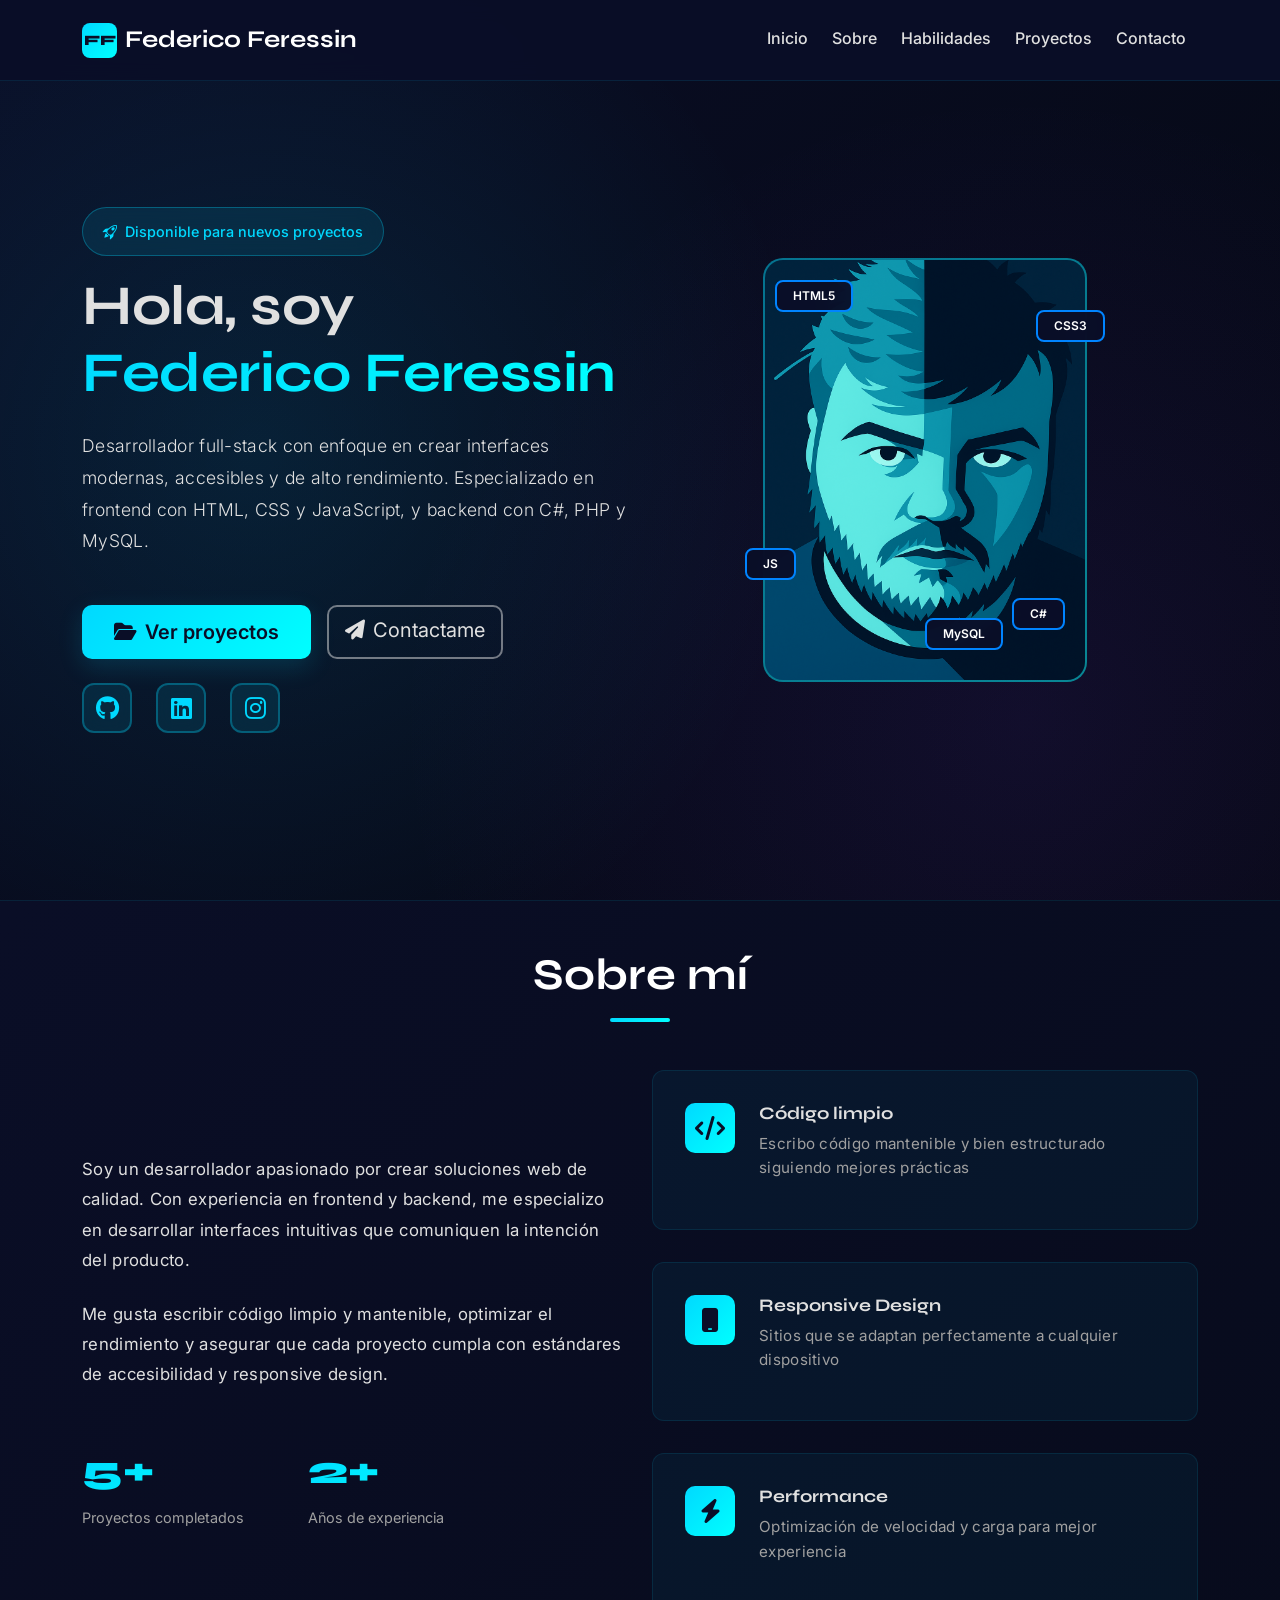
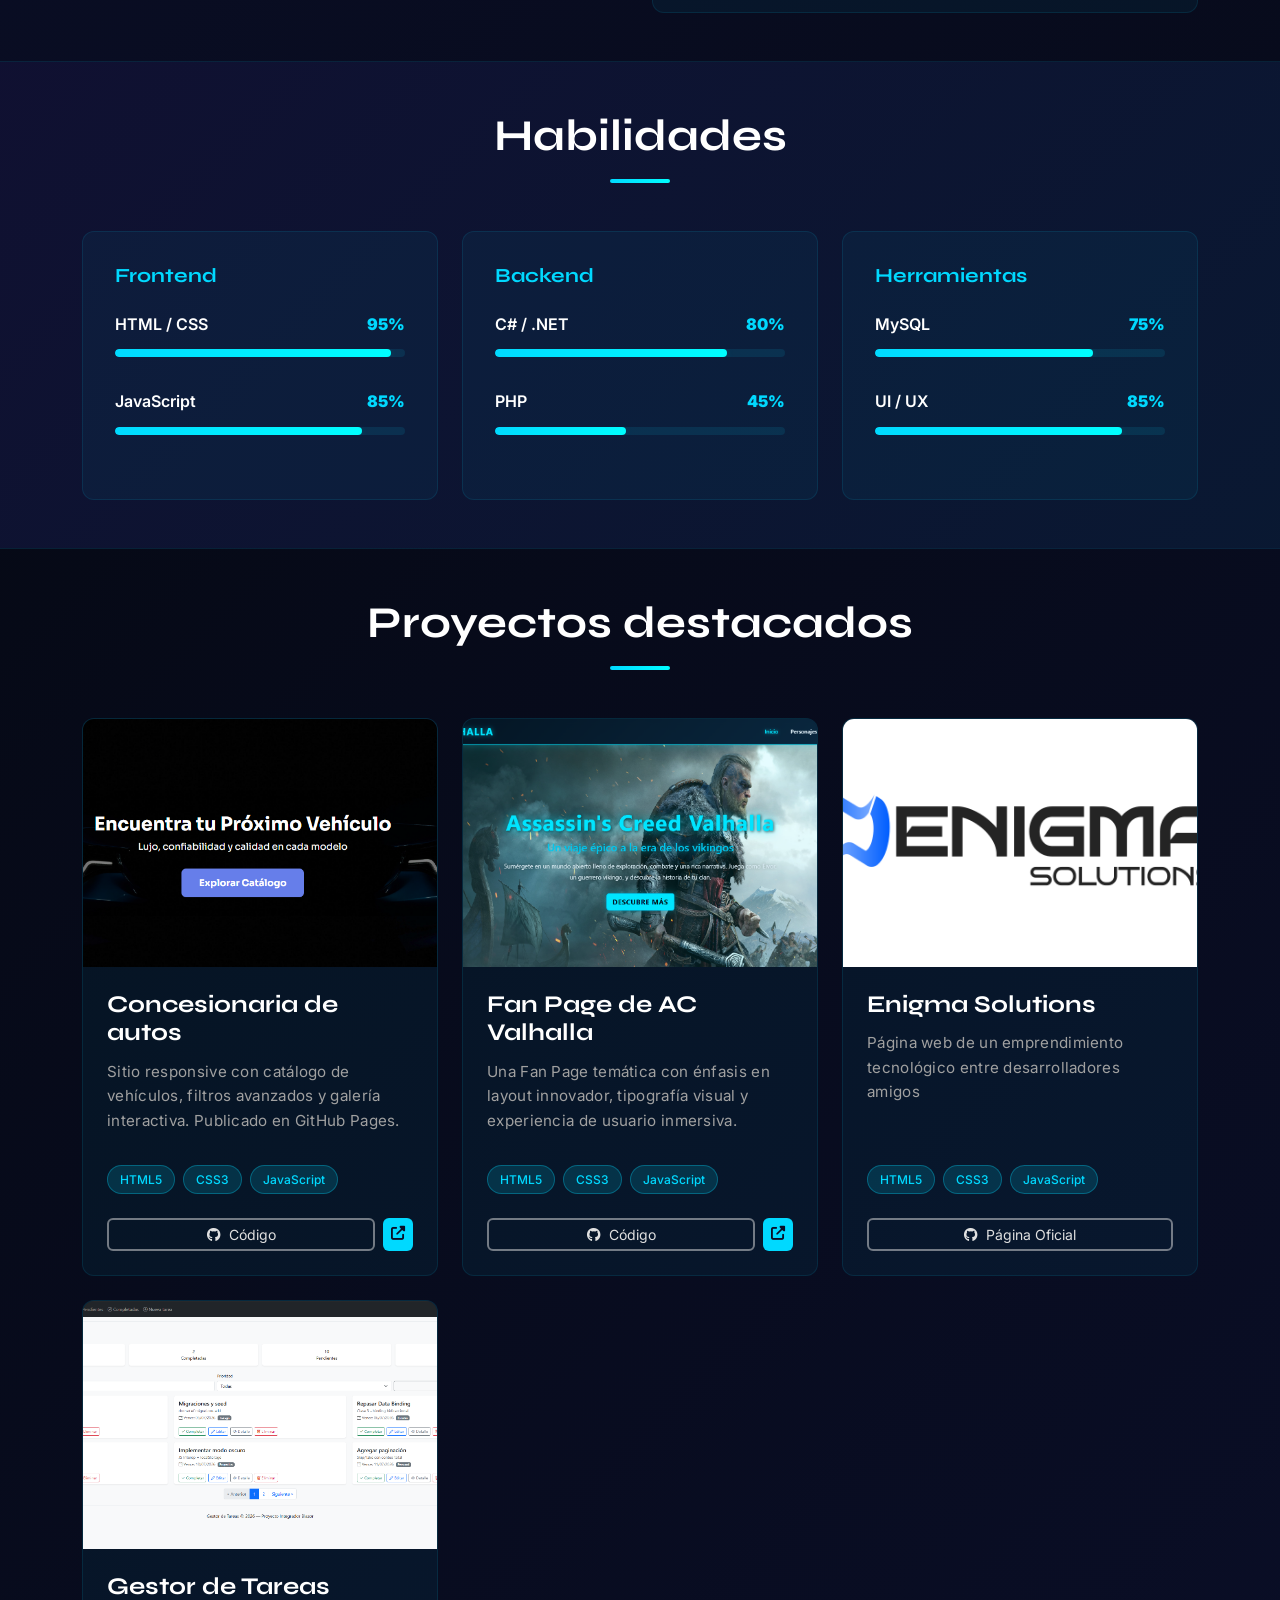
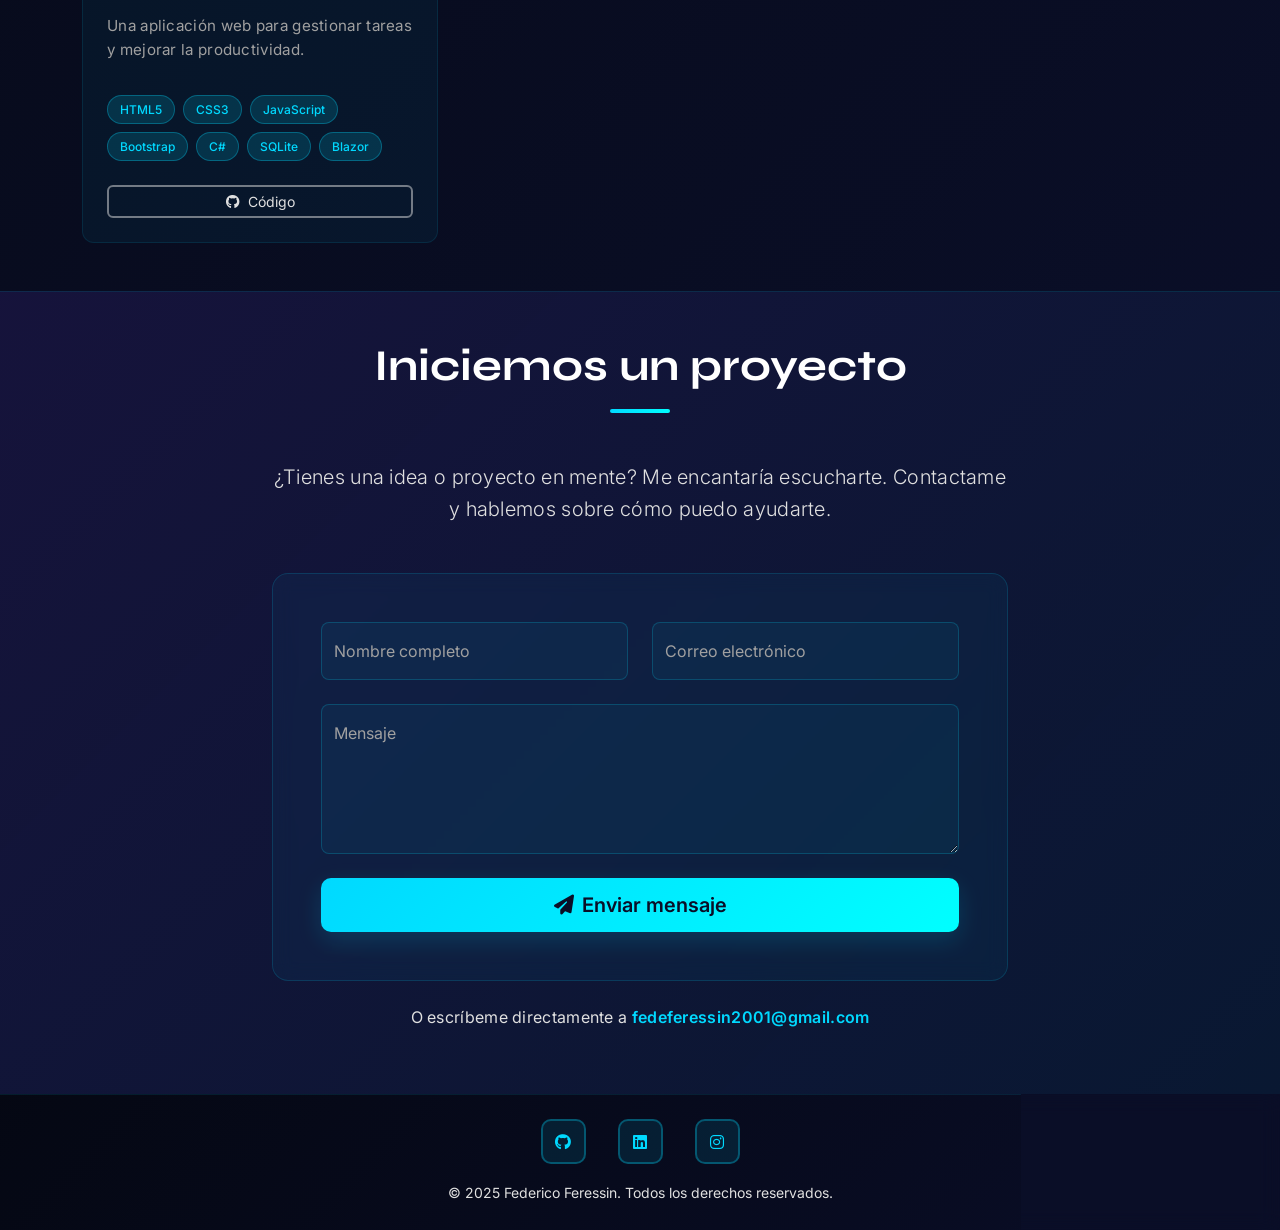
<file: index.html>
<!DOCTYPE html>
<html lang="es">

<head>
    <meta charset="utf-8" />
    <meta name="viewport" content="width=device-width,initial-scale=1" />
    <meta name="description"
        content="Federico Feressin - Desarrollador web full-stack especializado en interfaces modernas y responsive">
    <meta name="keywords" content="desarrollador, web, portfolio, HTML, CSS, JavaScript, PHP, MySQL">
    <meta name="author" content="Federico Feressin">
    <title>Federico Feressin — Desarrollador Web Full-Stack</title>

    <!-- Favicon -->
    <link rel="icon" type="image/svg+xml"
        href="data:image/svg+xml,<svg xmlns='http://www.w3.org/2000/svg' viewBox='0 0 100 100'><text y='75' font-size='75' fill='%2300d9ff'>F</text></svg>">

    <!-- Bootstrap 5 -->
    <link href="https://cdn.jsdelivr.net/npm/bootstrap@5.3.2/dist/css/bootstrap.min.css" rel="stylesheet">
    <link rel="stylesheet" href="https://cdn.jsdelivr.net/npm/bootstrap-icons@1.13.1/font/bootstrap-icons.min.css">

    <!-- Font Awesome -->
    <link rel="stylesheet" href="https://cdnjs.cloudflare.com/ajax/libs/font-awesome/6.4.0/css/all.min.css">

    <!-- Google Fonts -->
    <link rel="preconnect" href="https://fonts.googleapis.com">
    <link rel="preconnect" href="https://fonts.gstatic.com" crossorigin>
    <link
        href="https://fonts.googleapis.com/css2?family=Inter:wght@300;400;500;600;700&family=Syne:wght@400;500;600;700;800&display=swap"
        rel="stylesheet">

    <!-- Custom CSS -->
    <link rel="stylesheet" href="style.css">
</head>

<body>
    <!-- Skip to main content (accessibility) -->
    <a href="#inicio" class="skip-to-main">Saltar al contenido principal</a>

    <!-- NAVBAR -->
    <nav class="navbar navbar-expand-lg fixed-top navbar-dark" id="mainNav">
        <div class="container-lg">
            <a class="navbar-brand logo" href="#inicio">
                <span class="brand-icon">FF</span>Federico Feressin
            </a>
            <button class="navbar-toggler" type="button" data-bs-toggle="collapse" data-bs-target="#navMenu"
                aria-controls="navMenu" aria-expanded="false" aria-label="Toggle navigation">
                <span class="navbar-toggler-icon"></span>
            </button>

            <div class="collapse navbar-collapse" id="navMenu">
                <ul class="navbar-nav ms-auto align-items-lg-center">
                    <li class="nav-item"><a class="nav-link" href="#inicio">Inicio</a></li>
                    <li class="nav-item"><a class="nav-link" href="#sobre">Sobre</a></li>
                    <li class="nav-item"><a class="nav-link" href="#habilidades">Habilidades</a></li>
                    <li class="nav-item"><a class="nav-link" href="#proyectos">Proyectos</a></li>
                    <li class="nav-item"><a class="nav-link" href="#contacto">Contacto</a></li>
                </ul>
            </div>
        </div>
    </nav>

    <!-- HERO -->
    <header id="inicio" class="hero d-flex align-items-center">
        <div class="hero-bg" aria-hidden="true"></div>
        <div class="container-lg">
            <div class="row align-items-center gy-5">
                <div class="col-lg-6 hero-content">
                    <div class="badge-intro mb-3">
                        <i class="bi bi-rocket-takeoff"></i>
                        Disponible para nuevos proyectos
                    </div>
                    <h1 class="mb-4">Hola, soy <span class="gradient-text">Federico Feressin</span></h1>
                    <p class="lead description">Desarrollador full-stack con enfoque en crear interfaces modernas,
                        accesibles y de alto rendimiento. Especializado en frontend con HTML, CSS y JavaScript,
                        y backend con C#, PHP y MySQL.</p>
                    <div class="mt-5 d-flex gap-3 flex-wrap">
                        <a class="btn btn-cta btn-lg" href="#proyectos">
                            <i class="fa-solid fa-folder-open me-2"></i>Ver proyectos
                        </a>
                        <a class="btn btn-outline-light btn-lg" href="#contacto">
                            <i class="fa-solid fa-paper-plane me-2"></i>Contactame
                        </a>
                    </div>
                    <div class="mt-4 social-hero">
                        <a href="https://github.com/FedericoFeressin" target="_blank" rel="noopener noreferrer"
                            class="social-hero-link" aria-label="GitHub">
                            <i class="fa-brands fa-github"></i>
                        </a>
                        <a href="https://www.linkedin.com/in/federico-feressin-45704331b/" target="_blank"
                            rel="noopener noreferrer" class="social-hero-link" aria-label="LinkedIn">
                            <i class="fa-brands fa-linkedin"></i>
                        </a>
                        <a href="https://www.instagram.com/el_fedexs/?hl=es-la" target="_blank"
                            rel="noopener noreferrer" class="social-hero-link" aria-label="Instagram">
                            <i class="fa-brands fa-instagram"></i>
                        </a>
                    </div>
                </div>

                <div class="col-lg-6 d-flex justify-content-center">
                    <div class="profile-card">
                        <div class="profile-border" aria-hidden="true"></div>
                        <img class="profile-pic" src="Resources/img/cvperfil.png"
                            alt="Foto de perfil de Federico Feressin" loading="lazy">
                        <div class="floating-icons" aria-hidden="true">
                            <span class="badge tech">HTML5</span>
                            <span class="badge tech">CSS3</span>
                            <span class="badge tech">JS</span>
                            <span class="badge tech">C#</span>
                            <span class="badge tech">MySQL</span>
                        </div>
                    </div>
                </div>
            </div>
        </div>
    </header>

    <!-- SOBRE -->
    <section id="sobre" class="about py-lg-5 py-4">
        <div class="container-lg">
            <h2 class="section-title text-center mb-5">Sobre mí</h2>
            <div class="row align-items-center">
                <div class="col-lg-6">
                    <div class="about-content">
                        <p class="about-text">Soy un desarrollador apasionado por crear soluciones web de calidad. Con
                            experiencia en frontend y backend, me especializo en desarrollar interfaces intuitivas que
                            comuniquen la intención del producto.</p>
                        <p class="about-text">Me gusta escribir código limpio y mantenible, optimizar el rendimiento y
                            asegurar que cada proyecto cumpla con estándares de accesibilidad y responsive design.</p>
                        <div class="about-stats mt-5">
                            <div class="stat-item">
                                <div class="stat-number">5+</div>
                                <div class="stat-label">Proyectos completados</div>
                            </div>
                            <div class="stat-item">
                                <div class="stat-number">2+</div>
                                <div class="stat-label">Años de experiencia</div>
                            </div>
                        </div>
                    </div>
                </div>
                <div class="col-lg-6 mt-4 mt-lg-0">
                    <div class="about-features">
                        <div class="feature-item">
                            <div class="feature-icon">
                                <i class="fa-solid fa-code"></i>
                            </div>
                            <div class="feature-text">
                                <h3>Código limpio</h3>
                                <p>Escribo código mantenible y bien estructurado siguiendo mejores prácticas</p>
                            </div>
                        </div>
                        <div class="feature-item">
                            <div class="feature-icon">
                                <i class="fa-solid fa-mobile"></i>
                            </div>
                            <div class="feature-text">
                                <h3>Responsive Design</h3>
                                <p>Sitios que se adaptan perfectamente a cualquier dispositivo</p>
                            </div>
                        </div>
                        <div class="feature-item">
                            <div class="feature-icon">
                                <i class="fa-solid fa-zap"></i>
                            </div>
                            <div class="feature-text">
                                <h3>Performance</h3>
                                <p>Optimización de velocidad y carga para mejor experiencia</p>
                            </div>
                        </div>
                    </div>
                </div>
            </div>
        </div>
    </section>

    <!-- HABILIDADES -->
    <section id="habilidades" class="skills py-lg-5 py-4">
        <div class="container-lg">
            <h2 class="section-title text-center mb-5">Habilidades</h2>
            <div class="row g-4">
                <div class="col-md-6 col-lg-4">
                    <div class="skill-card">
                        <h3 class="skill-category">Frontend</h3>
                        <div class="skill-item">
                            <div class="d-flex justify-content-between skill-title">
                                <span>HTML / CSS</span><strong>95%</strong>
                            </div>
                            <div class="progress custom-progress">
                                <div class="progress-bar skill-progress" role="progressbar" style="width: 95%"
                                    aria-valuenow="95" aria-valuemin="0" aria-valuemax="100"></div>
                            </div>
                        </div>
                        <div class="skill-item mt-3">
                            <div class="d-flex justify-content-between skill-title">
                                <span>JavaScript</span><strong>85%</strong>
                            </div>
                            <div class="progress custom-progress">
                                <div class="progress-bar skill-progress" role="progressbar" style="width: 85%"
                                    aria-valuenow="85" aria-valuemin="0" aria-valuemax="100"></div>
                            </div>
                        </div>
                    </div>
                </div>

                <div class="col-md-6 col-lg-4">
                    <div class="skill-card">
                        <h3 class="skill-category">Backend</h3>
                        <div class="skill-item">
                            <div class="d-flex justify-content-between skill-title">
                                <span>C# / .NET</span><strong>80%</strong>
                            </div>
                            <div class="progress custom-progress">
                                <div class="progress-bar skill-progress" role="progressbar" style="width: 80%"
                                    aria-valuenow="80" aria-valuemin="0" aria-valuemax="100"></div>
                            </div>
                        </div>
                        <div class="skill-item mt-3">
                            <div class="d-flex justify-content-between skill-title">
                                <span>PHP</span><strong>45%</strong>
                            </div>
                            <div class="progress custom-progress">
                                <div class="progress-bar skill-progress" role="progressbar" style="width: 45%"
                                    aria-valuenow="45" aria-valuemin="0" aria-valuemax="100"></div>
                            </div>
                        </div>
                    </div>
                </div>

                <div class="col-md-6 col-lg-4">
                    <div class="skill-card">
                        <h3 class="skill-category">Herramientas</h3>
                        <div class="skill-item">
                            <div class="d-flex justify-content-between skill-title">
                                <span>MySQL</span><strong>75%</strong>
                            </div>
                            <div class="progress custom-progress">
                                <div class="progress-bar skill-progress" role="progressbar" style="width: 75%"
                                    aria-valuenow="75" aria-valuemin="0" aria-valuemax="100"></div>
                            </div>
                        </div>
                        <div class="skill-item mt-3">
                            <div class="d-flex justify-content-between skill-title">
                                <span>UI / UX</span><strong>85%</strong>
                            </div>
                            <div class="progress custom-progress">
                                <div class="progress-bar skill-progress" role="progressbar" style="width: 85%"
                                    aria-valuenow="85" aria-valuemin="0" aria-valuemax="100"></div>
                            </div>
                        </div>
                    </div>
                </div>
            </div>
        </div>
    </section>

    <!-- PROYECTOS -->
    <section id="proyectos" class="projects py-lg-5 py-4">
        <div class="container-lg">
            <h2 class="section-title text-center mb-5">Proyectos destacados</h2>
            <div class="row gy-4">
                <!-- Card 1 -->
                <div class="col-md-6 col-lg-4">
                    <article class="project-card">
                        <div class="project-media">
                            <img src="Resources/img/Premium-Quality-Website.png"
                                alt="Sitio web de Concesionaria de autos" class="project-img" loading="lazy">
                            <div class="project-overlay"></div>
                        </div>
                        <div class="project-body p-4">
                            <h3 class="project-title">Concesionaria de autos</h3>
                            <p class="project-description">Sitio responsive con catálogo de vehículos, filtros avanzados
                                y galería interactiva. Publicado en GitHub Pages.</p>
                            <div class="project-tech mt-3 mb-4">
                                <span class="tech-tag">HTML5</span>
                                <span class="tech-tag">CSS3</span>
                                <span class="tech-tag">JavaScript</span>
                            </div>
                            <div class="d-flex gap-2">
                                <a href="https://github.com/FedericoFeressin/Premium-Quality-Website" target="_blank"
                                    rel="noopener noreferrer" class="btn btn-sm btn-outline-light flex-grow-1"
                                    aria-label="Ver código en GitHub">
                                    <i class="fa-brands fa-github me-2"></i>Código
                                </a>
                                <a href="https://federicoferessin.github.io/Premium-Quality-Website/" target="_blank"
                                    rel="noopener noreferrer" class="btn btn-sm btn-light"
                                    aria-label="Ver demo en vivo">
                                    <i class="fa-solid fa-external-link-alt"></i>
                                </a>
                            </div>
                        </div>
                    </article>
                </div>

                <!-- Card 2 -->
                <div class="col-md-6 col-lg-4">
                    <article class="project-card">
                        <div class="project-media">
                            <img src="Resources/img/Cap-FanPage-AC.png"
                                alt="FanPage temática de Assassin's Creed Valhalla" class="project-img" loading="lazy">
                            <div class="project-overlay"></div>
                        </div>
                        <div class="project-body p-4">
                            <h3 class="project-title">Fan Page de AC Valhalla</h3>
                            <p class="project-description">Una Fan Page temática con énfasis en layout innovador,
                                tipografía
                                visual y experiencia de usuario inmersiva.</p>
                            <div class="project-tech mt-3 mb-4">
                                <span class="tech-tag">HTML5</span>
                                <span class="tech-tag">CSS3</span>
                                <span class="tech-tag">JavaScript</span>
                            </div>
                            <div class="d-flex gap-2">
                                <a href="https://github.com/FedericoFeressin/FanPage-de-AC-Valhalla" target="_blank"
                                    class="btn btn-sm btn-outline-light flex-grow-1 disable"
                                    aria-label="Código no disponible">
                                    <i class="fa-brands fa-github me-2"></i>Código
                                </a>
                                <a href="https://federicoferessin.github.io/FanPage-de-AC-Valhalla/" target="_blank"
                                    rel="noopener noreferrer" class="btn btn-sm btn-light"
                                    aria-label="Ver demo en vivo">
                                    <i class="fa-solid fa-external-link-alt"></i>
                                </a>
                            </div>
                        </div>
                    </article>
                </div>

                <!-- Card 3 -->
                <div class="col-md-6 col-lg-4">
                    <article class="project-card">
                        <div class="project-media">
                            <img src="Resources/img/EnigmaSolutions.webp" alt="Enigma Solutions" class="project-img"
                                loading="lazy">
                            <div class="project-overlay"></div>
                        </div>
                        <div class="project-body p-4">
                            <h3 class="project-title">Enigma Solutions</h3>
                            <p class="project-description">Página web de un emprendimiento tecnológico entre
                                desarrolladores amigos </p>
                            <div class="project-tech mt-3 mb-4">
                                <span class="tech-tag">HTML5</span>
                                <span class="tech-tag">CSS3</span>
                                <span class="tech-tag">JavaScript</span>
                            </div>
                            <div class="d-flex gap-2">
                                <a href="https://enigma-solutions.fedeferessin2001.workers.dev/" target="_blank"
                                    class="btn btn-sm btn-outline-light flex-grow-1 disable"
                                    aria-label="Código no disponible">
                                    <i class="fa-brands fa-github me-2"></i>Página Oficial
                                </a>
                            </div>
                        </div>
                    </article>
                </div>
                <!-- Card 4 -->
                <div class="col-md-6 col-lg-4">
                    <article class="project-card">
                        <div class="project-media">
                            <img src="Resources/img/Gestor-Tareas-Personal.png" alt="Gestor de Tareas"
                                class="project-img" loading="lazy">
                            <div class="project-overlay"></div>
                        </div>
                        <div class="project-body p-4">
                            <h3 class="project-title">Gestor de Tareas</h3>
                            <p class="project-description">Una aplicación web para gestionar tareas y mejorar la
                                productividad.</p>
                            <div class="project-tech mt-3 mb-4">
                                <span class="tech-tag">HTML5</span>
                                <span class="tech-tag">CSS3</span>
                                <span class="tech-tag">JavaScript</span>
                                <span class="tech-tag">Bootstrap</span>
                                <span class="tech-tag">C#</span>
                                <span class="tech-tag">SQLite</span>
                                <span class="tech-tag">Blazor</span>
                            </div>
                            <div class="d-flex gap-2">
                                <a href="https://github.com/FedericoFeressin/GestorTareasIntegrador" target="_blank"
                                    class="btn btn-sm btn-outline-light flex-grow-1 disable"
                                    aria-label="Código no disponible">
                                    <i class="fa-brands fa-github me-2"></i>Código
                                </a>
                            </div>
                        </div>
                    </article>
                </div>
    </section>

    <!-- CONTACTO -->
    <section id="contacto" class="contact py-lg-5 py-4">
        <div class="container-lg">
            <h2 class="section-title text-center mb-5">Iniciemos un proyecto</h2>

            <div class="row justify-content-center">
                <div class="col-lg-8">
                    <div class="contact-intro text-center mb-5">
                        <p class="lead">¿Tienes una idea o proyecto en mente? Me encantaría escucharte. Contactame y
                            hablemos sobre cómo puedo ayudarte.</p>
                    </div>

                    <!-- action = endpoint de Formspree (backend del formulario) -->
                    <form id="contactForm" class="contact-form p-5 rounded-4"
                        action="https://formspree.io/f/mrpekgvk" method="POST" novalidate>
                        <div class="row g-4">
                            <div class="col-md-6">
                                <div class="form-floating">
                                    <input id="name" name="name" class="form-control" type="text" placeholder="Tu nombre" required>
                                    <label for="name">Nombre completo</label>
                                </div>
                                <div class="invalid-feedback">Por favor ingresa tu nombre.</div>
                            </div>
                            <div class="col-md-6">
                                <div class="form-floating">
                                    <input id="email" name="email" class="form-control" type="email" placeholder="Tu correo"
                                        required>
                                    <label for="email">Correo electrónico</label>
                                </div>
                                <div class="invalid-feedback">Por favor ingresa un correo válido.</div>
                            </div>
                            <div class="col-12">
                                <div class="form-floating">
                                    <textarea id="message" name="message" class="form-control" style="min-height: 150px;"
                                        placeholder="Tu mensaje" required></textarea>
                                    <label for="message">Mensaje</label>
                                </div>
                                <div class="invalid-feedback">Por favor ingresa tu mensaje.</div>
                            </div>
                            <!-- Campos ocultos de Formspree: asunto del correo y honeypot antispam -->
                            <input type="hidden" name="_subject" value="Nuevo mensaje desde el portfolio">
                            <input type="text" name="_gotcha" tabindex="-1" autocomplete="off"
                                aria-hidden="true" style="display:none">

                            <div class="col-12">
                                <button type="submit" class="btn btn-cta btn-lg w-100">
                                    <i class="fa-solid fa-paper-plane me-2"></i>Enviar mensaje
                                </button>
                            </div>
                        </div>
                    </form>

                    <div class="contact-alt text-center mt-4">
                        <p class="">O escríbeme directamente a <a href="mailto:fedeferessin2001@gmail.com"
                                class="contact-email">fedeferessin2001@gmail.com</a></p>
                    </div>
                </div>
            </div>
        </div>
    </section>

    <!-- FOOTER -->
    <footer class="py-4">
        <div class="container-lg text-center">
            <div class="social-links mb-3">
                <a class="social-link" href="https://github.com/FedericoFeressin" target="_blank"
                    rel="noopener noreferrer" aria-label="GitHub">
                    <i class="fa-brands fa-github"></i>
                </a>
                <a class="social-link" href="https://www.linkedin.com/in/federico-feressin-45704331b/" target="_blank"
                    rel="noopener noreferrer" aria-label="LinkedIn">
                    <i class="fa-brands fa-linkedin"></i>
                </a>
                <a class="social-link" href="https://www.instagram.com/el_fedexs/?hl=es-la" target="_blank"
                    rel="noopener noreferrer" aria-label="Instagram">
                    <i class="fa-brands fa-instagram"></i>
                </a>
            </div>
            <small>© 2025 Federico Feressin. Todos los derechos reservados.</small>
        </div>
    </footer>

    <!-- Bootstrap JS -->
    <script src="https://cdn.jsdelivr.net/npm/bootstrap@5.3.2/dist/js/bootstrap.bundle.min.js"></script>

    <!-- Custom JS -->
    <script src="main.js"></script>
</body>

</html>
</file>
<file: style.css>
/* ========== VARIABLES CSS ========== */
:root {
    --color-primary: #00d9ff;
    --color-icon-foating: #0084ff;
    --color-secondary: #0ff;
    --color-accent: #7c3aed;
    --color-dark: #0a0e27;
    --color-darker: #050812;
    --color-light: #e0e0e0;
    --color-white: #ffffff;
    --color-muted: #a0a0a0;
    --color-success: #10b981;
    --color-warning: #f59e0b;

    --gradient-primary: linear-gradient(135deg, #00d9ff 0%, #0ff 100%);
    --gradient-accent: linear-gradient(135deg, #7c3aed 0%, #a78bfa 100%);
    --gradient-dark: linear-gradient(135deg, #0a0e27 0%, #050812 100%);

    --shadow-sm: 0 2px 8px rgba(0, 217, 255, 0.1);
    --shadow-md: 0 8px 24px rgba(0, 217, 255, 0.15);
    --shadow-lg: 0 16px 48px rgba(0, 217, 255, 0.2);
    --shadow-xl: 0 24px 64px rgba(0, 217, 255, 0.25);

    --font-sans: 'Inter', sans-serif;
    --font-display: 'Syne', sans-serif;

    --transition-fast: 0.2s ease-in-out;
    --transition-base: 0.3s ease-in-out;
    --transition-slow: 0.5s ease-in-out;
}

/* ========== RESET & BASE ========== */
* {
    margin: 0;
    padding: 0;
    box-sizing: border-box;
}

html {
    scroll-behavior: smooth;
    scroll-padding-top: 80px;
}

body {
    font-family: var(--font-sans);
    background: var(--color-dark);
    color: var(--color-light);
    line-height: 1.6;
    overflow-x: hidden;
}

/* ========== TIPOGRAFÍA ========== */
h1,
h2,
h3,
h4,
h5,
h6 {
    font-family: var(--font-display);
    font-weight: 700;
    line-height: 1.2;
}

h1 {
    font-size: clamp(2rem, 5vw, 3.5rem);
    letter-spacing: -0.5px;
}

h2 {
    font-size: clamp(1.75rem, 4vw, 2.75rem);
}

h3 {
    font-size: 1.5rem;
}

p {
    font-size: 1rem;
    letter-spacing: 0.3px;
}

a {
    color: var(--color-primary);
    text-decoration: none;
    transition: color var(--transition-base);
}

a:hover {
    color: var(--color-secondary);
}

/* ========== ACCESIBILIDAD ========== */
.skip-to-main {
    position: absolute;
    left: -9999px;
    z-index: 999;
}

.skip-to-main:focus {
    left: 0;
    top: 0;
    background: var(--color-primary);
    color: var(--color-dark);
    padding: 1rem;
}

/* ========== NAVBAR ========== */
#mainNav {
    background: rgba(10, 14, 39, 0.95);
    backdrop-filter: blur(10px);
    border-bottom: 1px solid rgba(0, 217, 255, 0.1);
    transition: all var(--transition-base);
    padding: 1rem 0;
}

#mainNav.scrolled {
    box-shadow: var(--shadow-md);
}

.navbar-brand {
    font-family: var(--font-display);
    font-size: 1.5rem;
    font-weight: 700;
    color: var(--color-white) !important;
    display: flex;
    align-items: center;
    gap: 0.5rem;
    transition: transform var(--transition-base);
}

.brand-icon {
    display: inline-flex;
    align-items: center;
    justify-content: center;
    width: 35px;
    height: 35px;
    background: var(--gradient-primary);
    border-radius: 8px;
    font-weight: 800;
    color: var(--color-dark);
    font-size: 0.9rem;
}

.navbar-brand:hover {
    transform: translateY(-2px);
}

.navbar-nav .nav-link {
    font-weight: 500;
    color: var(--color-light) !important;
    margin: 0 0.75rem;
    padding: 0.5rem 0 !important;
    border-bottom: 2px solid transparent;
    transition: all var(--transition-base);
    position: relative;
}

.navbar-nav .nav-link:hover,
.navbar-nav .nav-link.active {
    color: var(--color-primary) !important;
    border-bottom-color: var(--color-primary);
}

/* ========== HERO SECTION ========== */
.hero {
    min-height: 100vh;
    background: var(--gradient-dark);
    position: relative;
    overflow: hidden;
    padding: 120px 0 80px;
}

.hero-bg {
    position: absolute;
    top: 0;
    left: 0;
    right: 0;
    bottom: 0;
    background-image:
        radial-gradient(circle at 20% 50%, rgba(0, 217, 255, 0.1) 0%, transparent 50%),
        radial-gradient(circle at 80% 80%, rgba(124, 58, 237, 0.1) 0%, transparent 50%);
    z-index: 1;
}

.hero>.container-lg {
    position: relative;
    z-index: 2;
}

.badge-intro {
    display: inline-flex;
    align-items: center;
    gap: 0.5rem;
    background: rgba(0, 217, 255, 0.1);
    border: 1px solid rgba(0, 217, 255, 0.3);
    padding: 0.75rem 1.25rem;
    border-radius: 50px;
    color: var(--color-primary);
    font-size: 0.9rem;
    font-weight: 500;
    backdrop-filter: blur(10px);
    animation: fadeInDown 0.6s ease-out;
}

.gradient-text {
    background: var(--gradient-primary);
    -webkit-background-clip: text;
    -webkit-text-fill-color: transparent;
    background-clip: text;
}

.hero-content {
    animation: fadeInUp 0.8s ease-out 0.2s backwards;
}

.description {
    color: var(--color-light);
    font-size: 1.1rem;
    line-height: 1.8;
    max-width: 600px;
}

.btn-cta {
    background: var(--gradient-primary);
    border: none;
    color: var(--color-dark);
    font-weight: 600;
    padding: 0.75rem 2rem;
    border-radius: 10px;
    transition: all var(--transition-base);
    box-shadow: var(--shadow-md);
    position: relative;
    overflow: hidden;
}

.btn-cta::before {
    content: '';
    position: absolute;
    top: 0;
    left: -100%;
    width: 100%;
    height: 100%;
    background: linear-gradient(90deg, transparent, rgba(255, 255, 255, 0.3), transparent);
    transition: left var(--transition-base);
}

.btn-cta:hover::before {
    left: 100%;
}

.btn-cta:hover {
    transform: translateY(-3px);
    box-shadow: var(--shadow-lg);
}

.btn-outline-light {
    border: 2px solid rgba(224, 224, 224, 0.5);
    color: var(--color-light);
    transition: all var(--transition-base);
    border-radius: 10px;
}

.btn-outline-light:hover {
    background: var(--color-primary);
    border-color: var(--color-primary);
    color: var(--color-dark);
    transform: translateY(-3px);
}

.social-hero {
    display: flex;
    gap: 1.5rem;
    margin-top: 2rem;
}

.social-hero-link {
    display: inline-flex;
    align-items: center;
    justify-content: center;
    width: 50px;
    height: 50px;
    background: rgba(0, 217, 255, 0.1);
    border: 2px solid rgba(0, 217, 255, 0.3);
    border-radius: 12px;
    color: var(--color-primary);
    font-size: 1.5rem;
    transition: all var(--transition-base);
    backdrop-filter: blur(10px);
}

.social-hero-link:hover {
    background: var(--color-primary);
    color: var(--color-dark);
    transform: translateY(-5px);
    border-color: var(--color-primary);
}

/* ========== PROFILE CARD ========== */
.profile-card {
    position: relative;
    width: 320px;
    height: 420px;
    animation: fadeInRight 0.8s ease-out 0.4s backwards;
}

.profile-border {
    position: absolute;
    inset: -2px;
    border-radius: 20px;
    background: var(--gradient-primary);
    padding: 2px;
    z-index: 0;
    opacity: 0.5;
    animation: rotate 8s linear infinite;
}

.profile-pic {
    position: relative;
    z-index: 1;
    width: 100%;
    height: 100%;
    object-fit: cover;
    border-radius: 18px;
    display: block;
}

.floating-icons {
    position: absolute;
    top: 0;
    left: 0;
    right: 0;
    bottom: 0;
    z-index: 2;
    pointer-events: none;
}


.badge.tech {
    position: absolute;
    background: rgba(10, 14, 39, 0.95);
    border: 2px solid var(--color-icon-foating);
    color: #ffffff;
    padding: 0.5rem 1rem;
    border-radius: 8px;
    font-size: 0.75rem;
    font-weight: 600;
    backdrop-filter: blur(10px);
    animation: float 3s ease-in-out infinite;
}

.badge.tech:nth-child(1) {
    top: 20px;
    left: 10px;
    animation-delay: 0s;
}

.badge.tech:nth-child(2) {
    top: 50px;
    right: -20px;
    animation-delay: 0.5s;
}

.badge.tech:nth-child(3) {
    bottom: 100px;
    left: -20px;
    animation-delay: 1s;
}

.badge.tech:nth-child(4) {
    bottom: 50px;
    right: 20px;
    animation-delay: 1.5s;
}

.badge.tech:nth-child(5) {
    bottom: 30px;
    left: 50%;
    animation-delay: 2s;
}

/* ========== ABOUT SECTION ========== */
.about {
    background: linear-gradient(135deg, rgba(10, 14, 39, 0.5) 0%, rgba(5, 8, 18, 0.5) 100%);
    border-top: 1px solid rgba(0, 217, 255, 0.1);
    border-bottom: 1px solid rgba(0, 217, 255, 0.1);
}

.section-title {
    font-family: var(--font-display);
    font-size: clamp(2rem, 4vw, 2.75rem);
    color: var(--color-white);
    margin-bottom: 1rem;
    position: relative;
}

.section-title::after {
    content: '';
    display: block;
    width: 60px;
    height: 4px;
    background: var(--gradient-primary);
    margin: 1rem auto 0;
    border-radius: 2px;
}

.about-content {
    animation: fadeInUp 0.8s ease-out;
}

.about-text {
    color: var(--color-light);
    font-size: 1.05rem;
    line-height: 1.8;
    margin-bottom: 1.5rem;
}

.about-stats {
    display: flex;
    gap: 4rem;
    margin-top: 2rem;
}

.stat-item {
    text-align: left;
}

.stat-number {
    font-family: var(--font-display);
    font-size: 2.5rem;
    font-weight: 800;
    background: var(--gradient-primary);
    -webkit-background-clip: text;
    -webkit-text-fill-color: transparent;
    background-clip: text;
}

.stat-label {
    color: var(--color-muted);
    font-size: 0.9rem;
    margin-top: 0.25rem;
}

.about-features {
    display: flex;
    flex-direction: column;
    gap: 2rem;
}

.feature-item {
    display: flex;
    gap: 1.5rem;
    padding: 2rem;
    background: rgba(0, 217, 255, 0.05);
    border: 1px solid rgba(0, 217, 255, 0.1);
    border-radius: 12px;
    transition: all var(--transition-base);
}

.feature-item:hover {
    background: rgba(0, 217, 255, 0.1);
    border-color: rgba(0, 217, 255, 0.3);
    transform: translateX(5px);
}

.feature-icon {
    display: flex;
    align-items: center;
    justify-content: center;
    width: 50px;
    height: 50px;
    background: var(--gradient-primary);
    border-radius: 10px;
    color: var(--color-dark);
    font-size: 1.5rem;
    flex-shrink: 0;
}

.feature-text h3 {
    margin-bottom: 0.5rem;
    font-size: 1.1rem;
}

.feature-text p {
    color: var(--color-muted);
    font-size: 0.95rem;
}

/* ========== SKILLS SECTION ========== */
.skills {
    background: linear-gradient(135deg, rgba(124, 58, 237, 0.05) 0%, rgba(0, 217, 255, 0.05) 100%);
}

.skill-card {
    background: rgba(0, 217, 255, 0.05);
    border: 1px solid rgba(0, 217, 255, 0.1);
    padding: 2rem;
    border-radius: 12px;
    transition: all var(--transition-base);
    animation: fadeInUp 0.8s ease-out;
}

.skill-card:hover {
    background: rgba(0, 217, 255, 0.1);
    border-color: rgba(0, 217, 255, 0.3);
    transform: translateY(-5px);
    box-shadow: var(--shadow-md);
}

.skill-category {
    font-family: var(--font-display);
    font-size: 1.25rem;
    color: var(--color-primary);
    margin-bottom: 1.5rem;
    display: flex;
    align-items: center;
    gap: 0.5rem;
}

.skill-item {
    margin-bottom: 2rem;
}

.skill-title {
    margin-bottom: 0.75rem;
    font-weight: 600;
    color: var(--color-white);
}

.skill-title strong {
    color: var(--color-primary);
}

.custom-progress {
    height: 8px;
    background: rgba(0, 217, 255, 0.1);
    border-radius: 10px;
    overflow: hidden;
}

.skill-progress {
    background: var(--gradient-primary);
    border-radius: 10px;
    height: 100%;
    transition: width 1.5s ease-out;
    box-shadow: var(--shadow-sm);
}

/* ========== PROJECTS SECTION ========== */
.projects {
    background: linear-gradient(135deg, rgba(5, 8, 18, 0.8) 0%, rgba(10, 14, 39, 0.8) 100%);
    border-top: 1px solid rgba(0, 217, 255, 0.1);
}

.project-card {
    background: rgba(0, 217, 255, 0.05);
    border: 1px solid rgba(0, 217, 255, 0.1);
    border-radius: 12px;
    overflow: hidden;
    transition: all var(--transition-base);
    animation: fadeInUp 0.8s ease-out;
    display: flex;
    flex-direction: column;
    height: 100%;
}

.project-card:hover {
    border-color: rgba(0, 217, 255, 0.3);
    box-shadow: var(--shadow-lg);
    transform: translateY(-8px);
}

.project-card.coming-soon {
    opacity: 0.7;
}

.project-media {
    position: relative;
    width: 100%;
    padding-bottom: 70%;
    overflow: hidden;
    background: linear-gradient(135deg, rgba(0, 217, 255, 0.1), rgba(124, 58, 237, 0.1));
}

.project-img {
    position: absolute;
    top: 0;
    left: 0;
    width: 100%;
    height: 100%;
    object-fit: cover;
    transition: transform var(--transition-slow);
}

.project-card:hover .project-img {
    transform: scale(1.05);
}

.project-overlay {
    position: absolute;
    inset: 0;
    background: rgba(0, 0, 0, 0.4);
    opacity: 0;
    transition: opacity var(--transition-base);
}

.project-card:hover .project-overlay {
    opacity: 1;
}

.coming-soon-bg {
    position: absolute;
    inset: 0;
    display: flex;
    align-items: center;
    justify-content: center;
    background: linear-gradient(135deg, rgba(0, 217, 255, 0.2), rgba(124, 58, 237, 0.2));
    font-size: 3rem;
    color: rgba(0, 217, 255, 0.3);
}

.project-body {
    flex-grow: 1;
    display: flex;
    flex-direction: column;
}

.project-title {
    font-family: var(--font-display);
    color: var(--color-white);
    margin-bottom: 0.75rem;
}

.project-description {
    color: var(--color-muted);
    font-size: 0.95rem;
    line-height: 1.6;
    flex-grow: 1;
}

.project-tech {
    display: flex;
    gap: 0.5rem;
    flex-wrap: wrap;
}

.tech-tag {
    background: rgba(0, 217, 255, 0.15);
    border: 1px solid rgba(0, 217, 255, 0.3);
    color: var(--color-primary);
    padding: 0.25rem 0.75rem;
    border-radius: 20px;
    font-size: 0.75rem;
    font-weight: 500;
    transition: all var(--transition-base);
}

.tech-tag:hover {
    background: var(--color-primary);
    color: var(--color-dark);
}

.project-actions {
    display: flex;
    gap: 0.5rem;
}

/* ========== CONTACT SECTION ========== */
.contact {
    background: linear-gradient(135deg, rgba(124, 58, 237, 0.1) 0%, rgba(0, 217, 255, 0.05) 100%);
    border-top: 1px solid rgba(0, 217, 255, 0.1);
}

.contact-intro {
    color: var(--color-light);
    font-size: 1.1rem;
    margin-bottom: 2rem;
}

.contact-form {
    background: rgba(0, 217, 255, 0.05);
    border: 1px solid rgba(0, 217, 255, 0.15);
    backdrop-filter: blur(10px);
    animation: fadeInUp 0.8s ease-out;
}

.form-floating>label {
    color: var(--color-muted);
}

.form-control {
    background: rgba(0, 217, 255, 0.05);
    border: 1px solid rgba(0, 217, 255, 0.2);
    color: var(--color-white);
    border-radius: 8px;
    transition: all var(--transition-base);
}

.form-control:focus {
    background: rgba(0, 217, 255, 0.1);
    border-color: var(--color-primary);
    color: var(--color-white);
    box-shadow: 0 0 0 3px rgba(0, 217, 255, 0.1);
}

.form-control::placeholder {
    color: var(--color-muted);
}

.contact-alt {
    margin-top: 2rem;
}

.contact-email {
    color: var(--color-primary);
    font-weight: 600;
    transition: color var(--transition-base);
}

.contact-email:hover {
    color: var(--color-secondary);
}

/* ========== FOOTER ========== */
footer {
    background: linear-gradient(135deg, rgba(5, 8, 18, 0.95), rgba(10, 14, 39, 0.95));
    border-top: 1px solid rgba(0, 217, 255, 0.1);
    backdrop-filter: blur(10px);
}

.social-links {
    display: flex;
    justify-content: center;
    gap: 2rem;
}

.social-link {
    display: inline-flex;
    align-items: center;
    justify-content: center;
    width: 45px;
    height: 45px;
    background: rgba(0, 217, 255, 0.1);
    border: 2px solid rgba(0, 217, 255, 0.3);
    border-radius: 10px;
    color: var(--color-primary);
    transition: all var(--transition-base);
}

.social-link:hover {
    background: var(--color-primary);
    border-color: var(--color-primary);
    color: var(--color-dark);
    transform: translateY(-5px);
    box-shadow: var(--shadow-md);
}

/* ========== ANIMACIONES ========== */
@keyframes fadeInDown {
    from {
        opacity: 0;
        transform: translateY(-30px);
    }

    to {
        opacity: 1;
        transform: translateY(0);
    }
}

@keyframes fadeInUp {
    from {
        opacity: 0;
        transform: translateY(30px);
    }

    to {
        opacity: 1;
        transform: translateY(0);
    }
}

@keyframes fadeInRight {
    from {
        opacity: 0;
        transform: translateX(50px);
    }

    to {
        opacity: 1;
        transform: translateX(0);
    }
}

@keyframes float {

    0%,
    100% {
        transform: translateY(0px) rotate(0deg);
    }

    50% {
        transform: translateY(-20px) rotate(5deg);
    }
}

@keyframes rotate {
    from {
        transform: rotate(0deg);
    }

    to {
        transform: rotate(360deg);
    }
}

/* ========== RESPONSIVE ========== */
@media (max-width: 992px) {
    .hero {
        padding: 100px 0 60px;
    }

    .section-title::after {
        width: 50px;
    }

    .about-stats {
        gap: 2rem;
    }

    .social-hero {
        gap: 1rem;
    }

    .social-hero-link {
        width: 45px;
        height: 45px;
        font-size: 1.25rem;
    }
}

@media (max-width: 768px) {
    #mainNav {
        padding: 0.75rem 0;
    }

    .navbar-brand {
        font-size: 1.25rem;
    }

    .brand-icon {
        width: 30px;
        height: 30px;
        font-size: 0.8rem;
    }

    .navbar-nav .nav-link {
        margin: 0.5rem 0;
        padding: 0.75rem 0 !important;
    }

    .hero-content {
        text-align: center;
    }

    .profile-card {
        width: 280px;
        height: 360px;
        margin: 0 auto;
    }

    .description {
        font-size: 1rem;
    }

    .about-stats {
        flex-direction: column;
        gap: 1.5rem;
    }

    .social-hero {
        justify-content: center;
    }

    .feature-item {
        padding: 1.5rem;
    }

    .btn-cta,
    .btn-outline-light {
        padding: 0.65rem 1.5rem;
        font-size: 0.9rem;
    }
}

@media (max-width: 576px) {
    h1 {
        font-size: 1.75rem;
    }

    h2 {
        font-size: 1.5rem;
    }

    .hero {
        min-height: auto;
        padding: 80px 0 40px;
    }

    .badge-intro {
        font-size: 0.8rem;
        padding: 0.6rem 1rem;
    }

    .social-hero-link {
        width: 40px;
        height: 40px;
        font-size: 1rem;
    }

    .profile-card {
        width: 240px;
        height: 300px;
    }

    .badge.tech {
        font-size: 0.65rem;
        padding: 0.4rem 0.8rem;
    }

    .about-features {
        gap: 1rem;
    }

    .feature-item {
        padding: 1.25rem;
        flex-direction: column;
        text-align: center;
    }

    .feature-icon {
        margin: 0 auto;
    }

    .contact-form {
        padding: 1.5rem !important;
    }

    .contact-intro {
        font-size: 1rem;
    }
}

/* ========== UTILIDADES ========== */
.link-neon {
    color: var(--color-primary);
    font-weight: 600;
    transition: all var(--transition-base);
    position: relative;
}

.link-neon::after {
    content: '';
    position: absolute;
    bottom: -2px;
    left: 0;
    right: 0;
    height: 2px;
    background: var(--gradient-primary);
    transform: scaleX(0);
    transform-origin: right;
    transition: transform var(--transition-base);
}

.link-neon:hover::after {
    transform: scaleX(1);
    transform-origin: left;
}

.btn-sm {
    border-radius: 6px;
    transition: all var(--transition-base);
}

.btn-sm:hover {
    transform: translateY(-2px);
}

.btn-light {
    background: var(--color-primary);
    border: none;
    color: var(--color-dark);
    font-weight: 600;
}

.btn-light:hover {
    background: var(--color-secondary);
}

.btn-light:disabled {
    background: var(--color-muted);
    cursor: not-allowed;
    opacity: 0.5;
}

.btn-outline-light:disabled {
    opacity: 0.5;
    cursor: not-allowed;
}

.disabled {
    cursor: not-allowed !important;
    opacity: 0.5 !important;
}

/* Scrollbar personalizada */
::-webkit-scrollbar {
    width: 10px;
}

::-webkit-scrollbar-track {
    background: var(--color-dark);
}

::-webkit-scrollbar-thumb {
    background: var(--color-primary);
    border-radius: 5px;
}

::-webkit-scrollbar-thumb:hover {
    background: var(--color-secondary);
}
</file>
